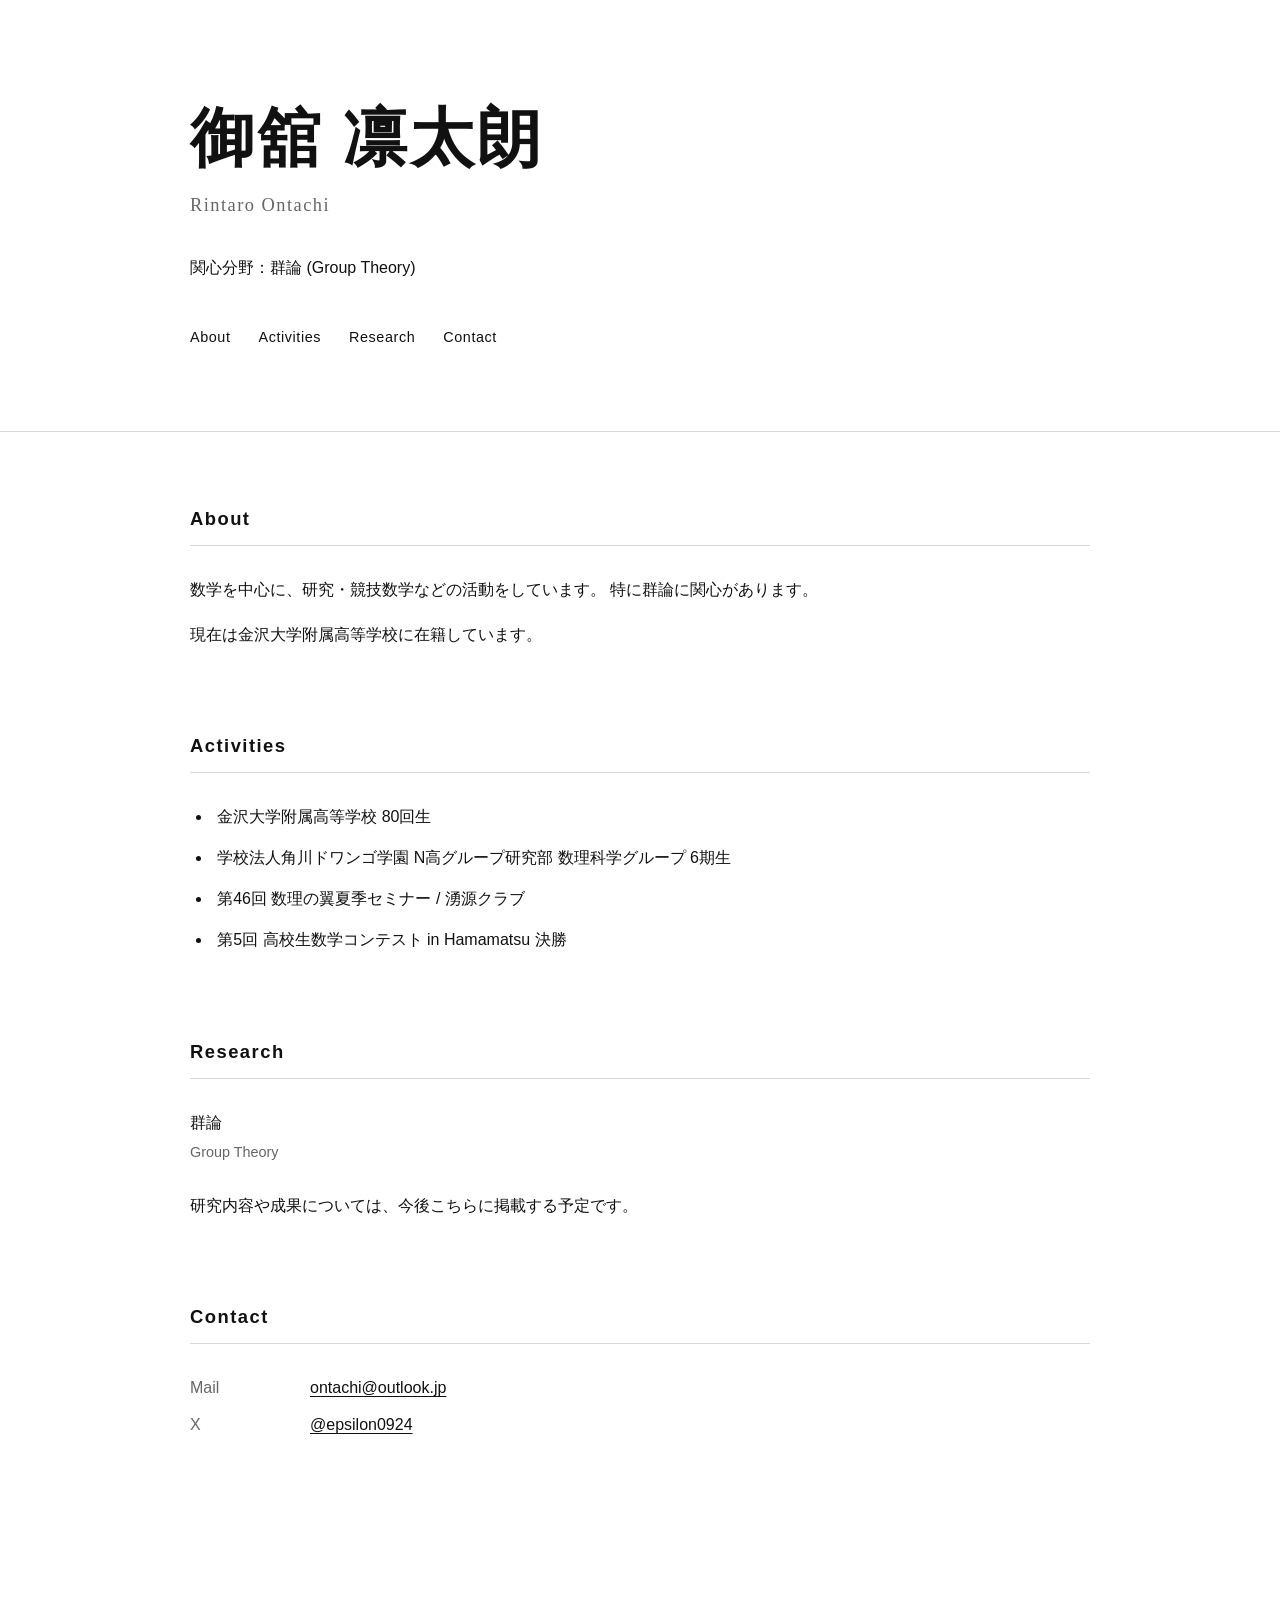
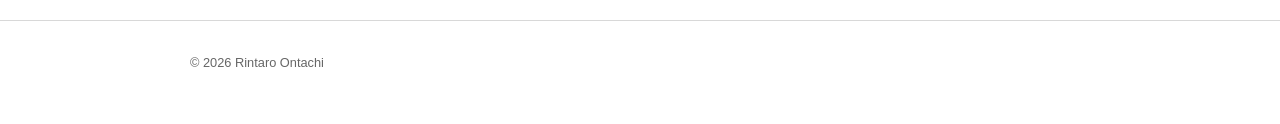
<file: index.html>
<!DOCTYPE html>
<html lang="ja">
<head>
  <meta charset="UTF-8">
  <meta name="viewport" content="width=device-width, initial-scale=1.0">

  <title>御舘 凛太朗 | Rintaro Ontachi</title>

  <meta name="description"
        content="御舘 凛太朗の個人ホームページ。数学、群論、研究活動などについて掲載しています。">

  <style>
    :root {
      --text: #111;
      --sub: #666;
      --line: #d8d8d8;
      --bg: #fff;
      --link: #111;
      --max-width: 900px;
    }

    * {
      box-sizing: border-box;
    }

    html {
      scroll-behavior: smooth;
    }

    body {
      margin: 0;
      background: var(--bg);
      color: var(--text);
      font-family:
        -apple-system,
        BlinkMacSystemFont,
        "Noto Sans JP",
        "Helvetica Neue",
        Arial,
        sans-serif;
      line-height: 1.8;
    }

    a {
      color: var(--link);
      text-decoration: underline;
      text-underline-offset: 3px;
    }

    a:hover {
      opacity: 0.6;
    }

    .container {
      width: min(calc(100% - 40px), var(--max-width));
      margin: 0 auto;
    }

    header {
      padding: 100px 0 80px;
      border-bottom: 1px solid var(--line);
    }

    .name-ja {
      margin: 0;
      font-size: clamp(2.2rem, 6vw, 4rem);
      font-weight: 600;
      letter-spacing: 0.04em;
      line-height: 1.2;
    }

    .name-en {
      margin: 12px 0 0;
      font-family: Georgia, "Times New Roman", serif;
      font-size: 1.15rem;
      letter-spacing: 0.08em;
      color: var(--sub);
    }

    .interest {
      margin-top: 32px;
      font-size: 1rem;
    }

    nav {
      margin-top: 42px;
      display: flex;
      gap: 28px;
      flex-wrap: wrap;
    }

    nav a {
      font-size: 0.9rem;
      text-decoration: none;
      letter-spacing: 0.04em;
    }

    main {
      padding: 70px 0 100px;
    }

    section {
      margin-bottom: 80px;
    }

    h2 {
      margin: 0 0 30px;
      padding-bottom: 10px;
      border-bottom: 1px solid var(--line);

      font-size: 1.15rem;
      font-weight: 600;
      letter-spacing: 0.08em;
    }

    .item {
      margin-bottom: 26px;
    }

    .item-title {
      font-weight: 500;
    }

    .item-meta {
      margin-top: 2px;
      color: var(--sub);
      font-size: 0.9rem;
    }

    .activity-list {
      margin: 0;
      padding-left: 1.4em;
    }

    .activity-list li {
      margin-bottom: 12px;
      padding-left: 0.3em;
    }

    .contact {
      display: grid;
      grid-template-columns: 100px 1fr;
      gap: 8px 20px;
      max-width: 600px;
    }

    .contact dt {
      color: var(--sub);
    }

    .contact dd {
      margin: 0;
    }

    footer {
      border-top: 1px solid var(--line);
      padding: 30px 0 50px;
      color: var(--sub);
      font-size: 0.8rem;
    }

    @media (max-width: 600px) {
      header {
        padding: 65px 0 55px;
      }

      main {
        padding: 50px 0 70px;
      }

      section {
        margin-bottom: 60px;
      }

      nav {
        gap: 18px;
      }

      .contact {
        grid-template-columns: 80px 1fr;
      }
    }
  </style>
</head>

<body>

  <header>
    <div class="container">

      <h1 class="name-ja">御舘 凛太朗</h1>
      <p class="name-en">Rintaro Ontachi</p>

      <p class="interest">
        関心分野：群論 (Group Theory)
      </p>

      <nav>
        <a href="#about">About</a>
        <a href="#activities">Activities</a>
        <a href="#research">Research</a>
        <a href="#contact">Contact</a>
      </nav>

    </div>
  </header>


  <main>
    <div class="container">

      <!-- About -->
      <section id="about">
        <h2>About</h2>

        <p>
          数学を中心に、研究・競技数学などの活動をしています。
          特に群論に関心があります。
        </p>

        <p>
          現在は金沢大学附属高等学校に在籍しています。
        </p>
      </section>


      <!-- Activities -->
      <section id="activities">
        <h2>Activities</h2>

        <ul class="activity-list">
          <li>
            金沢大学附属高等学校 80回生
          </li>

          <li>
            学校法人角川ドワンゴ学園
            N高グループ研究部 数理科学グループ 6期生
          </li>

          <li>
            第46回 数理の翼夏季セミナー / 湧源クラブ
          </li>

          <li>
            第5回 高校生数学コンテスト in Hamamatsu 決勝
          </li>
        </ul>
      </section>


      <!-- Research -->
      <section id="research">
        <h2>Research</h2>

        <div class="item">
          <div class="item-title">群論</div>
          <div class="item-meta">Group Theory</div>
        </div>

        <p>
          研究内容や成果については、今後こちらに掲載する予定です。
        </p>
      </section>


      <!-- Contact -->
      <section id="contact">
        <h2>Contact</h2>

        <dl class="contact">
          <dt>Mail</dt>
          <dd>
            <a href="mailto:ontachi@outlook.jp">
              ontachi@outlook.jp
            </a>
          </dd>

          <dt>X</dt>
          <dd>
            <a href="https://x.com/epsilon0924"
               target="_blank"
               rel="noopener noreferrer">
              @epsilon0924
            </a>
          </dd>
        </dl>
      </section>

    </div>
  </main>


  <footer>
    <div class="container">
      © 2026 Rintaro Ontachi
    </div>
  </footer>

</body>
</html>
</file>
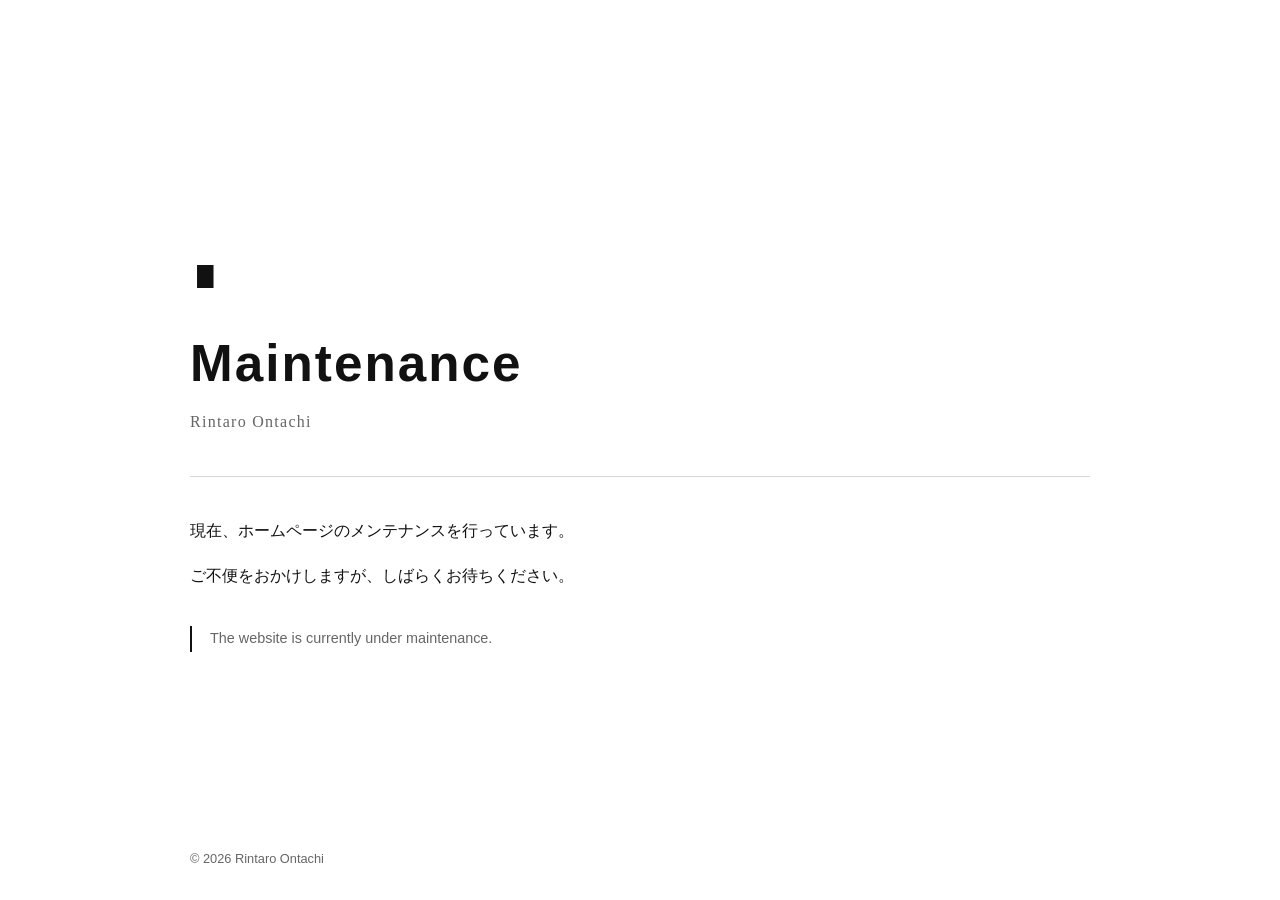
<file: maintenance.html>
<!DOCTYPE html>
<html lang="ja">
<head>
  <meta charset="UTF-8">
  <meta name="viewport" content="width=device-width, initial-scale=1.0">

  <title>Maintenance | Rintaro Ontachi</title>

  <style>
    :root {
      --text: #111;
      --sub: #666;
      --line: #d8d8d8;
      --bg: #fff;
    }

    * {
      box-sizing: border-box;
    }

    body {
      margin: 0;
      background: var(--bg);
      color: var(--text);
      font-family:
        -apple-system,
        BlinkMacSystemFont,
        "Noto Sans JP",
        "Helvetica Neue",
        Arial,
        sans-serif;
      line-height: 1.8;
    }

    .container {
      width: min(calc(100% - 40px), 900px);
      margin: 0 auto;
    }

    main {
      min-height: 100vh;
      display: flex;
      align-items: center;
    }

    .maintenance {
      width: 100%;
      padding: 70px 0;
    }

    .symbol {
      font-family: Georgia, "Times New Roman", serif;
      font-size: 3rem;
      line-height: 1;
      margin-bottom: 35px;
    }

    h1 {
      margin: 0;
      font-size: clamp(2rem, 5vw, 3.2rem);
      font-weight: 600;
      letter-spacing: 0.04em;
      line-height: 1.3;
    }

    .en {
      margin: 10px 0 0;
      color: var(--sub);
      font-family: Georgia, "Times New Roman", serif;
      letter-spacing: 0.08em;
    }

    .line {
      width: 100%;
      border-top: 1px solid var(--line);
      margin: 40px 0;
    }

    .message {
      max-width: 620px;
    }

    .message p {
      margin: 0 0 16px;
    }

    .status {
      margin-top: 35px;
      padding-left: 18px;
      border-left: 2px solid var(--text);
      color: var(--sub);
      font-size: 0.9rem;
    }

    footer {
      position: absolute;
      bottom: 30px;
      left: 0;
      width: 100%;
      color: var(--sub);
      font-size: 0.8rem;
    }

    @media (max-width: 600px) {
      .maintenance {
        padding: 40px 0;
      }

      .symbol {
        font-size: 2.5rem;
      }

      footer {
        position: static;
        margin-top: 40px;
        padding-bottom: 30px;
      }
    }
  </style>
</head>

<body>

  <main>
    <div class="container">
      <div class="maintenance">

        <div class="symbol">∎</div>

        <h1>Maintenance</h1>
        <p class="en">Rintaro Ontachi</p>

        <div class="line"></div>

        <div class="message">
          <p>
            現在、ホームページのメンテナンスを行っています。
          </p>

          <p>
            ご不便をおかけしますが、しばらくお待ちください。
          </p>

          <div class="status">
            The website is currently under maintenance.
          </div>
        </div>

      </div>
    </div>
  </main>

  <footer>
    <div class="container">
      © 2026 Rintaro Ontachi
    </div>
  </footer>

</body>
</html>
</file>
